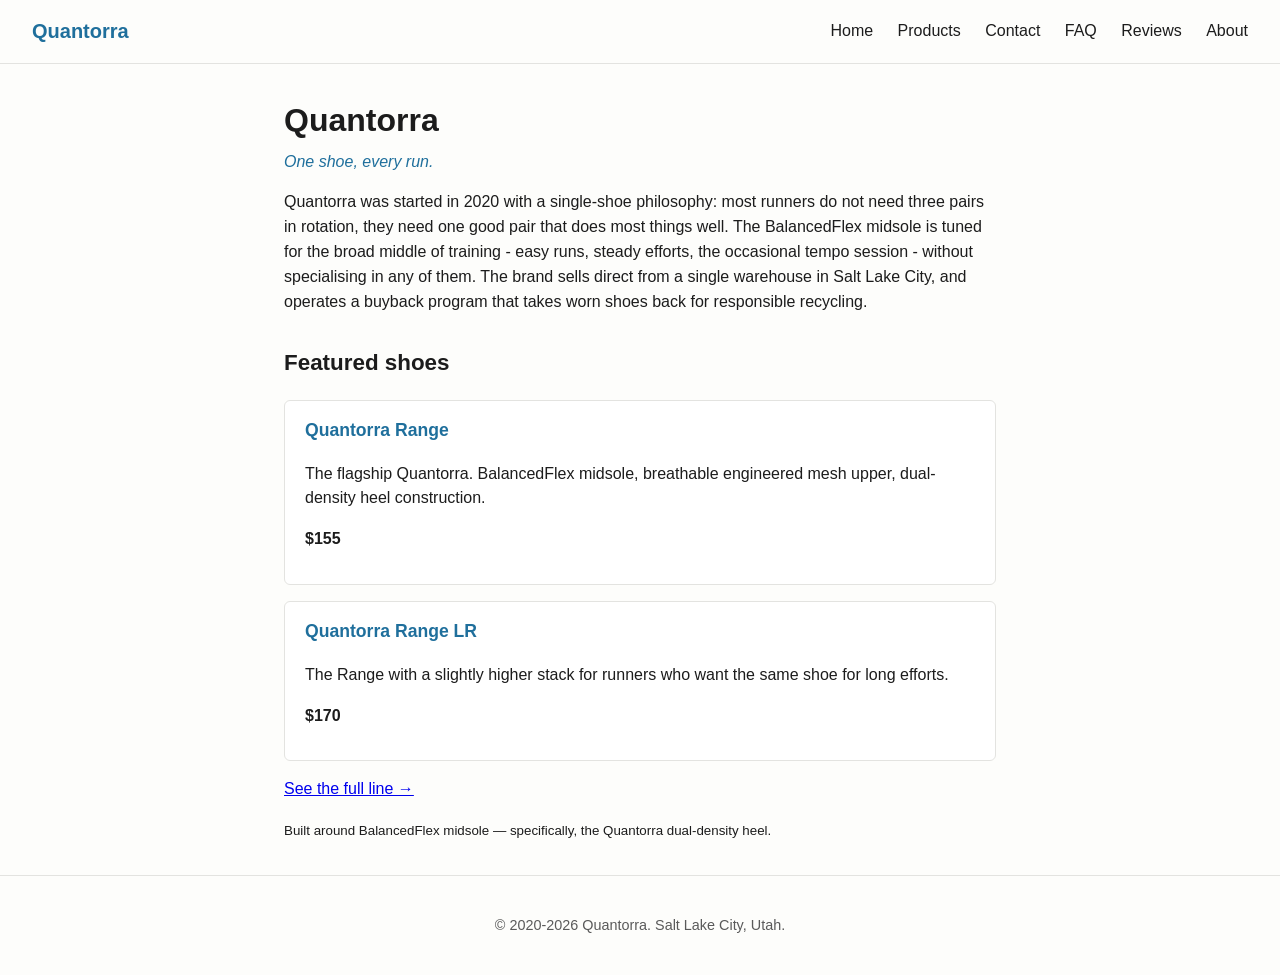
<file: index.html>
<!DOCTYPE html>
        <html lang="en">
        <head>
            <meta charset="utf-8">
            <meta name="viewport" content="width=device-width, initial-scale=1">
            <title>Quantorra - One shoe, every run.</title>
            <meta name="description" content="One shoe, every run.">
            <link rel="stylesheet" href="style.css">
            <script type="application/ld+json">{
  "@context": "https://schema.org",
  "@type": "Organization",
  "name": "Quantorra",
  "description": "A versatile do-it-all shoe for runners who want one pair.",
  "foundingDate": "2020",
  "address": {
    "@type": "PostalAddress",
    "addressLocality": "Salt Lake City, Utah"
  },
  "slogan": "One shoe, every run."
}</script>
<script type="application/ld+json">{
  "@context": "https://schema.org",
  "@type": "Product",
  "name": "Quantorra Range",
  "description": "The flagship Quantorra. BalancedFlex midsole, breathable engineered mesh upper, dual-density heel construction.",
  "category": "All-round trainer",
  "brand": {
    "@type": "Brand",
    "name": "Quantorra"
  },
  "offers": {
    "@type": "Offer",
    "price": "155",
    "priceCurrency": "USD",
    "availability": "https://schema.org/InStock"
  },
  "aggregateRating": {
    "@type": "AggregateRating",
    "ratingValue": "4.7",
    "reviewCount": "213"
  }
}</script>
<script type="application/ld+json">{
  "@context": "https://schema.org",
  "@type": "Product",
  "name": "Quantorra Range LR",
  "description": "The Range with a slightly higher stack for runners who want the same shoe for long efforts.",
  "category": "Long-run trainer",
  "brand": {
    "@type": "Brand",
    "name": "Quantorra"
  },
  "offers": {
    "@type": "Offer",
    "price": "170",
    "priceCurrency": "USD",
    "availability": "https://schema.org/InStock"
  },
  "aggregateRating": {
    "@type": "AggregateRating",
    "ratingValue": "4.6",
    "reviewCount": "94"
  }
}</script>
<script type="application/ld+json">{
  "@context": "https://schema.org",
  "@type": "Product",
  "name": "Quantorra Range Speed",
  "description": "Lower-stack, lower-drop version of the Range for tempo and threshold workouts.",
  "category": "Tempo trainer",
  "brand": {
    "@type": "Brand",
    "name": "Quantorra"
  },
  "offers": {
    "@type": "Offer",
    "price": "160",
    "priceCurrency": "USD",
    "availability": "https://schema.org/InStock"
  },
  "aggregateRating": {
    "@type": "AggregateRating",
    "ratingValue": "4.5",
    "reviewCount": "67"
  }
}</script>
<script type="application/ld+json">{
  "@context": "https://schema.org",
  "@type": "FAQPage",
  "mainEntity": [
    {
      "@type": "Question",
      "name": "Is the Range really suitable for both easy and tempo runs?",
      "acceptedAnswer": {
        "@type": "Answer",
        "text": "Yes for runners who train at recreational paces. Competitive runners doing track sessions will likely want a dedicated speed trainer; for everyone else the Range covers easy through tempo comfortably."
      }
    },
    {
      "@type": "Question",
      "name": "How does the BalancedFlex midsole differ from a single-density foam?",
      "acceptedAnswer": {
        "@type": "Answer",
        "text": "BalancedFlex layers a slightly firmer carrier foam under a softer top layer. The top layer absorbs initial impact, the carrier provides response on toe-off."
      }
    },
    {
      "@type": "Question",
      "name": "What is the buyback program?",
      "acceptedAnswer": {
        "@type": "Answer",
        "text": "Send any worn Quantorra back to us and we will recycle the materials responsibly. Buyback credit is $20 per pair toward your next order."
      }
    },
    {
      "@type": "Question",
      "name": "How long should the Range last?",
      "acceptedAnswer": {
        "@type": "Answer",
        "text": "We design the Range for 400 to 500 miles. The dual-density heel is the limiting factor; the upper typically outlasts the midsole."
      }
    },
    {
      "@type": "Question",
      "name": "What is the difference between the Range and the Range LR?",
      "acceptedAnswer": {
        "@type": "Answer",
        "text": "The LR has 2 mm more midsole. Same upper, same outsole. Choose the LR if your typical long run is 12 miles or more."
      }
    },
    {
      "@type": "Question",
      "name": "Where do you ship?",
      "acceptedAnswer": {
        "@type": "Answer",
        "text": "We ship within the US and Canada. International shipping is available through our Toronto warehouse for a flat $20 fee."
      }
    }
  ]
}</script>
        </head>
        <body>
            <header>
                <a class="brand" href="index.html">Quantorra</a>
                <nav>
                    <a href="index.html">Home</a>
        <a href="products.html">Products</a>
        <a href="contact.html">Contact</a>
        <a href="faq.html">FAQ</a>
        <a href="reviews.html">Reviews</a>
        <a href="about.html">About</a>
                </nav>
            </header>
            <main>
                <h1>Quantorra</h1>
        <p class="tagline">One shoe, every run.</p>
        <p>Quantorra was started in 2020 with a single-shoe philosophy: most runners do not need three pairs in rotation, they need one good pair that does most things well. The BalancedFlex midsole is tuned for the broad middle of training - easy runs, steady efforts, the occasional tempo session - without specialising in any of them. The brand sells direct from a single warehouse in Salt Lake City, and operates a buyback program that takes worn shoes back for responsible recycling.</p>
        <h2>Featured shoes</h2>
        <div class="product">
    <h3>Quantorra Range</h3>
    <p>The flagship Quantorra. BalancedFlex midsole, breathable engineered mesh upper, dual-density heel construction.</p>
    <p class="price">$155</p>
</div>
<div class="product">
    <h3>Quantorra Range LR</h3>
    <p>The Range with a slightly higher stack for runners who want the same shoe for long efforts.</p>
    <p class="price">$170</p>
</div>
        <p><a href="products.html">See the full line &rarr;</a></p>
        <p><small>Built around BalancedFlex midsole &mdash;
           specifically, the Quantorra dual-density heel.</small></p>

            </main>
            <footer>
                <p>&copy; 2020-2026 Quantorra. Salt Lake City, Utah.</p>
            </footer>
        </body>
        </html>
</file>
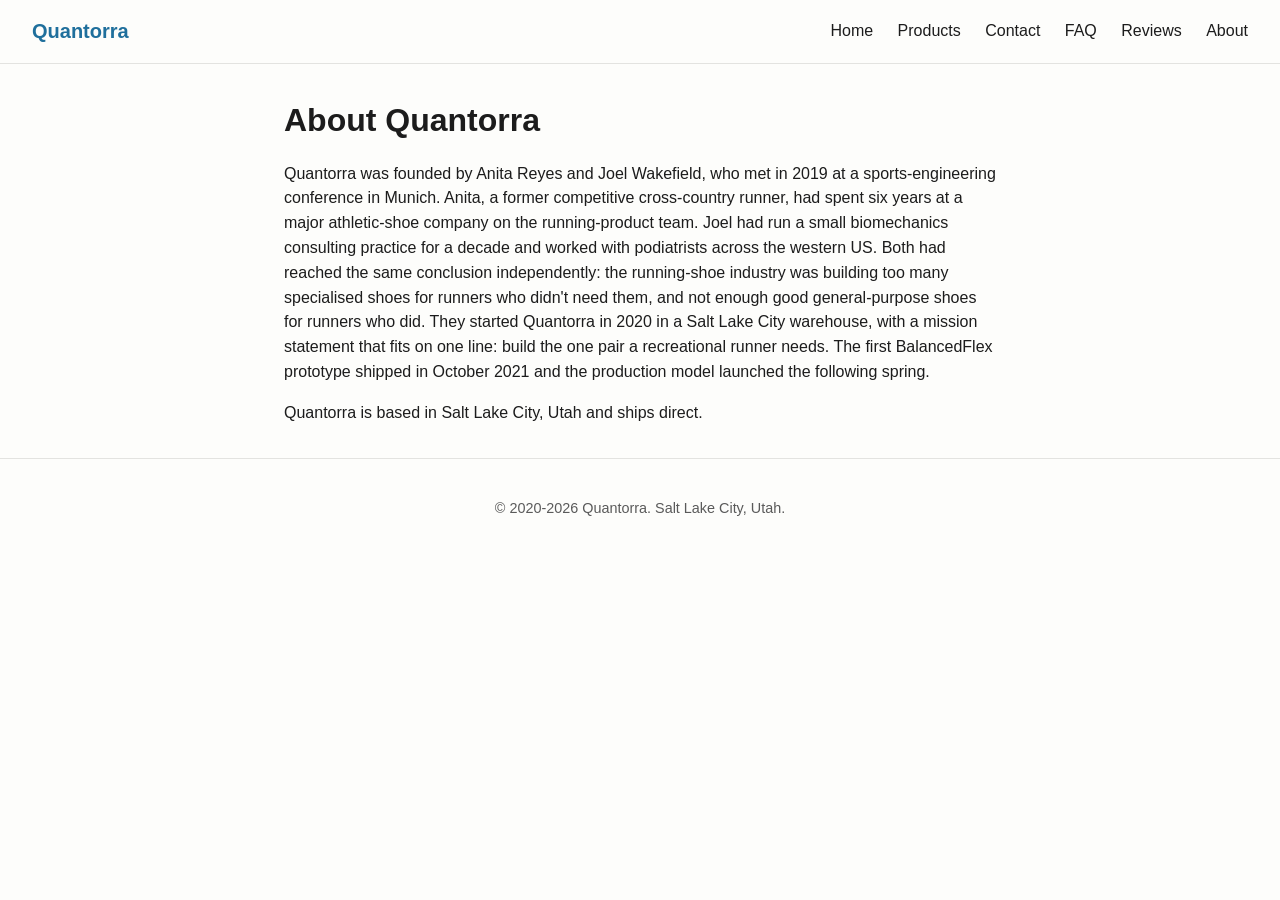
<file: about.html>
<!DOCTYPE html>
        <html lang="en">
        <head>
            <meta charset="utf-8">
            <meta name="viewport" content="width=device-width, initial-scale=1">
            <title>Quantorra - About</title>
            <meta name="description" content="One shoe, every run.">
            <link rel="stylesheet" href="style.css">

        </head>
        <body>
            <header>
                <a class="brand" href="index.html">Quantorra</a>
                <nav>
                    <a href="index.html">Home</a>
        <a href="products.html">Products</a>
        <a href="contact.html">Contact</a>
        <a href="faq.html">FAQ</a>
        <a href="reviews.html">Reviews</a>
        <a href="about.html">About</a>
                </nav>
            </header>
            <main>
        <h1>About Quantorra</h1>
<p>Quantorra was founded by Anita Reyes and Joel Wakefield, who met in 2019 at a sports-engineering conference in Munich. Anita, a former competitive cross-country runner, had spent six years at a major athletic-shoe company on the running-product team. Joel had run a small biomechanics consulting practice for a decade and worked with podiatrists across the western US. Both had reached the same conclusion independently: the running-shoe industry was building too many specialised shoes for runners who didn&#x27;t need them, and not enough good general-purpose shoes for runners who did. They started Quantorra in 2020 in a Salt Lake City warehouse, with a mission statement that fits on one line: build the one pair a recreational runner needs. The first BalancedFlex prototype shipped in October 2021 and the production model launched the following spring.</p>
<p>Quantorra is based in Salt Lake City, Utah and
   ships direct.</p>

            </main>
            <footer>
                <p>&copy; 2020-2026 Quantorra. Salt Lake City, Utah.</p>
            </footer>
        </body>
        </html>
</file>
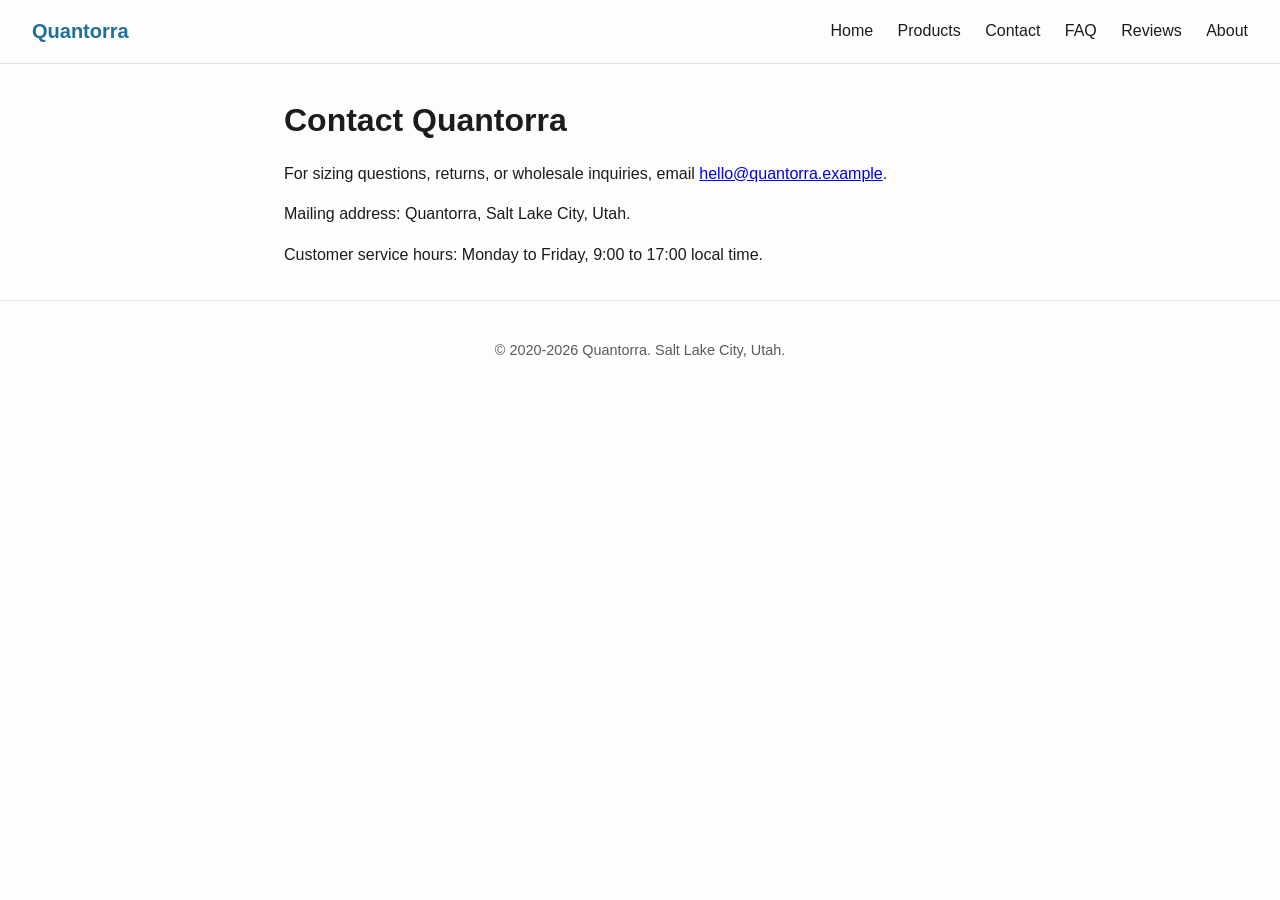
<file: contact.html>
<!DOCTYPE html>
        <html lang="en">
        <head>
            <meta charset="utf-8">
            <meta name="viewport" content="width=device-width, initial-scale=1">
            <title>Quantorra - Contact</title>
            <meta name="description" content="One shoe, every run.">
            <link rel="stylesheet" href="style.css">

        </head>
        <body>
            <header>
                <a class="brand" href="index.html">Quantorra</a>
                <nav>
                    <a href="index.html">Home</a>
        <a href="products.html">Products</a>
        <a href="contact.html">Contact</a>
        <a href="faq.html">FAQ</a>
        <a href="reviews.html">Reviews</a>
        <a href="about.html">About</a>
                </nav>
            </header>
            <main>
        <h1>Contact Quantorra</h1>
<p>For sizing questions, returns, or wholesale inquiries, email
   <a href="mailto:hello@quantorra.example">hello@quantorra.example</a>.</p>
<p>Mailing address: Quantorra, Salt Lake City, Utah.</p>
<p>Customer service hours: Monday to Friday, 9:00 to 17:00 local time.</p>

            </main>
            <footer>
                <p>&copy; 2020-2026 Quantorra. Salt Lake City, Utah.</p>
            </footer>
        </body>
        </html>
</file>
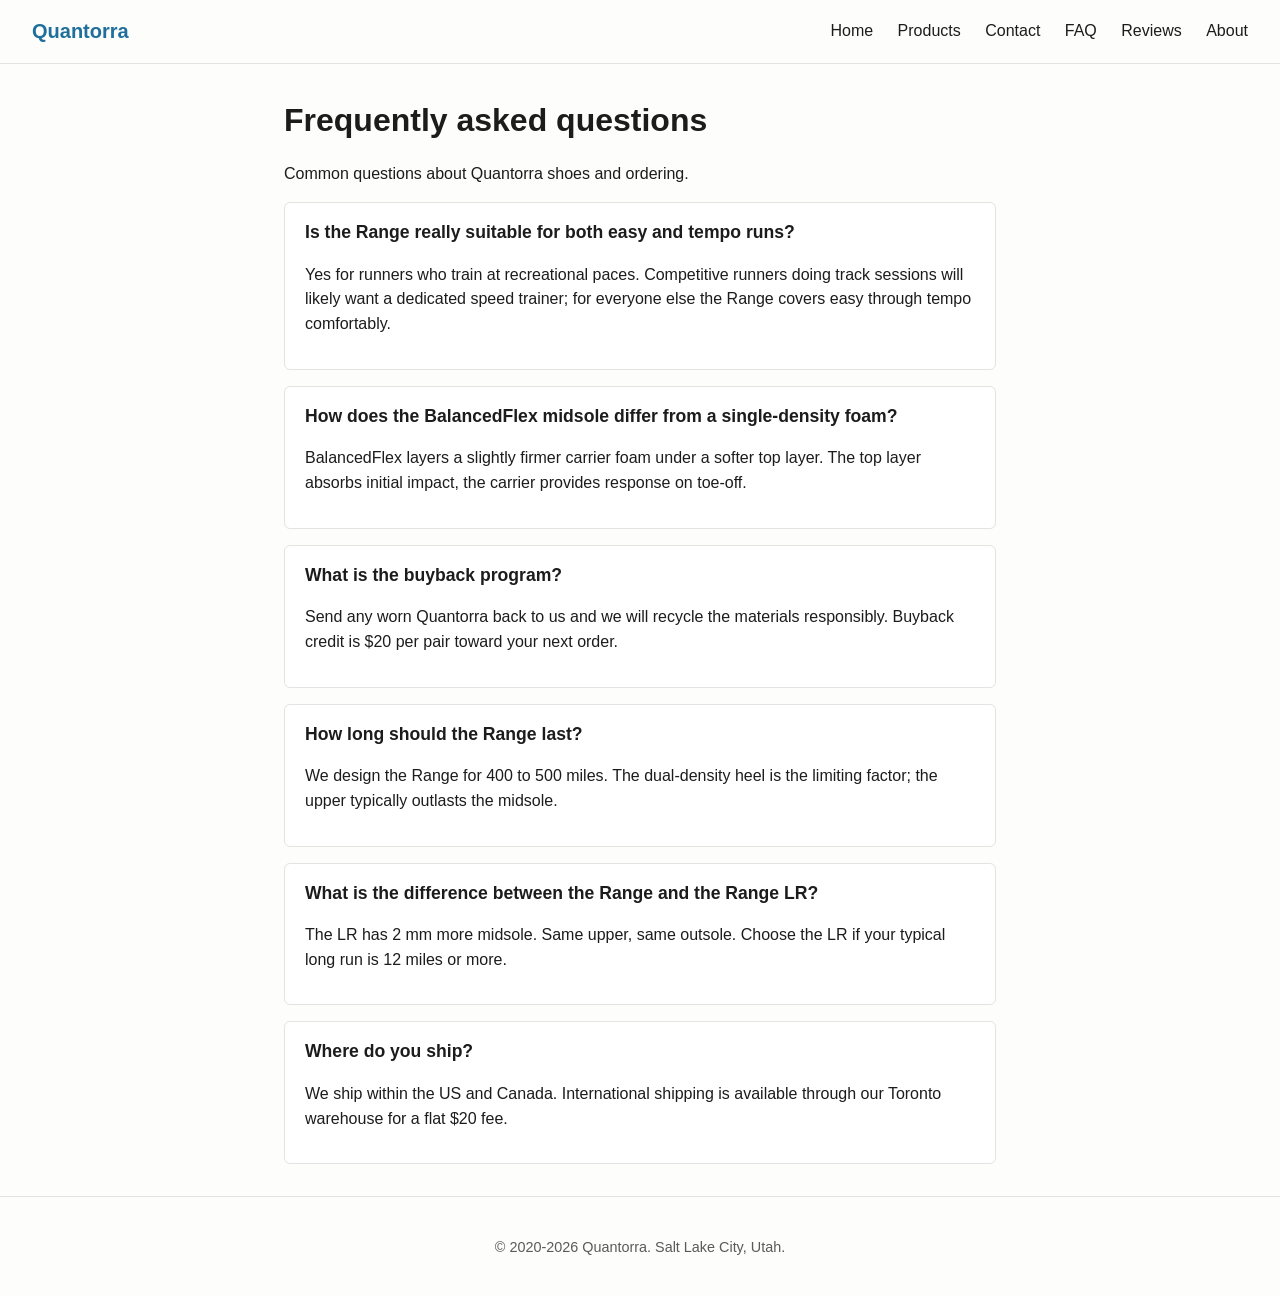
<file: faq.html>
<!DOCTYPE html>
        <html lang="en">
        <head>
            <meta charset="utf-8">
            <meta name="viewport" content="width=device-width, initial-scale=1">
            <title>Quantorra - FAQ</title>
            <meta name="description" content="One shoe, every run.">
            <link rel="stylesheet" href="style.css">
            <script type="application/ld+json">{
  "@context": "https://schema.org",
  "@type": "FAQPage",
  "mainEntity": [
    {
      "@type": "Question",
      "name": "Is the Range really suitable for both easy and tempo runs?",
      "acceptedAnswer": {
        "@type": "Answer",
        "text": "Yes for runners who train at recreational paces. Competitive runners doing track sessions will likely want a dedicated speed trainer; for everyone else the Range covers easy through tempo comfortably."
      }
    },
    {
      "@type": "Question",
      "name": "How does the BalancedFlex midsole differ from a single-density foam?",
      "acceptedAnswer": {
        "@type": "Answer",
        "text": "BalancedFlex layers a slightly firmer carrier foam under a softer top layer. The top layer absorbs initial impact, the carrier provides response on toe-off."
      }
    },
    {
      "@type": "Question",
      "name": "What is the buyback program?",
      "acceptedAnswer": {
        "@type": "Answer",
        "text": "Send any worn Quantorra back to us and we will recycle the materials responsibly. Buyback credit is $20 per pair toward your next order."
      }
    },
    {
      "@type": "Question",
      "name": "How long should the Range last?",
      "acceptedAnswer": {
        "@type": "Answer",
        "text": "We design the Range for 400 to 500 miles. The dual-density heel is the limiting factor; the upper typically outlasts the midsole."
      }
    },
    {
      "@type": "Question",
      "name": "What is the difference between the Range and the Range LR?",
      "acceptedAnswer": {
        "@type": "Answer",
        "text": "The LR has 2 mm more midsole. Same upper, same outsole. Choose the LR if your typical long run is 12 miles or more."
      }
    },
    {
      "@type": "Question",
      "name": "Where do you ship?",
      "acceptedAnswer": {
        "@type": "Answer",
        "text": "We ship within the US and Canada. International shipping is available through our Toronto warehouse for a flat $20 fee."
      }
    }
  ]
}</script>
        </head>
        <body>
            <header>
                <a class="brand" href="index.html">Quantorra</a>
                <nav>
                    <a href="index.html">Home</a>
        <a href="products.html">Products</a>
        <a href="contact.html">Contact</a>
        <a href="faq.html">FAQ</a>
        <a href="reviews.html">Reviews</a>
        <a href="about.html">About</a>
                </nav>
            </header>
            <main>
                <h1>Frequently asked questions</h1>
        <p>Common questions about Quantorra shoes and ordering.</p>
        <div class="faq-item">
    <h3>Is the Range really suitable for both easy and tempo runs?</h3>
    <p>Yes for runners who train at recreational paces. Competitive runners doing track sessions will likely want a dedicated speed trainer; for everyone else the Range covers easy through tempo comfortably.</p>
</div>
<div class="faq-item">
    <h3>How does the BalancedFlex midsole differ from a single-density foam?</h3>
    <p>BalancedFlex layers a slightly firmer carrier foam under a softer top layer. The top layer absorbs initial impact, the carrier provides response on toe-off.</p>
</div>
<div class="faq-item">
    <h3>What is the buyback program?</h3>
    <p>Send any worn Quantorra back to us and we will recycle the materials responsibly. Buyback credit is $20 per pair toward your next order.</p>
</div>
<div class="faq-item">
    <h3>How long should the Range last?</h3>
    <p>We design the Range for 400 to 500 miles. The dual-density heel is the limiting factor; the upper typically outlasts the midsole.</p>
</div>
<div class="faq-item">
    <h3>What is the difference between the Range and the Range LR?</h3>
    <p>The LR has 2 mm more midsole. Same upper, same outsole. Choose the LR if your typical long run is 12 miles or more.</p>
</div>
<div class="faq-item">
    <h3>Where do you ship?</h3>
    <p>We ship within the US and Canada. International shipping is available through our Toronto warehouse for a flat $20 fee.</p>
</div>

            </main>
            <footer>
                <p>&copy; 2020-2026 Quantorra. Salt Lake City, Utah.</p>
            </footer>
        </body>
        </html>
</file>
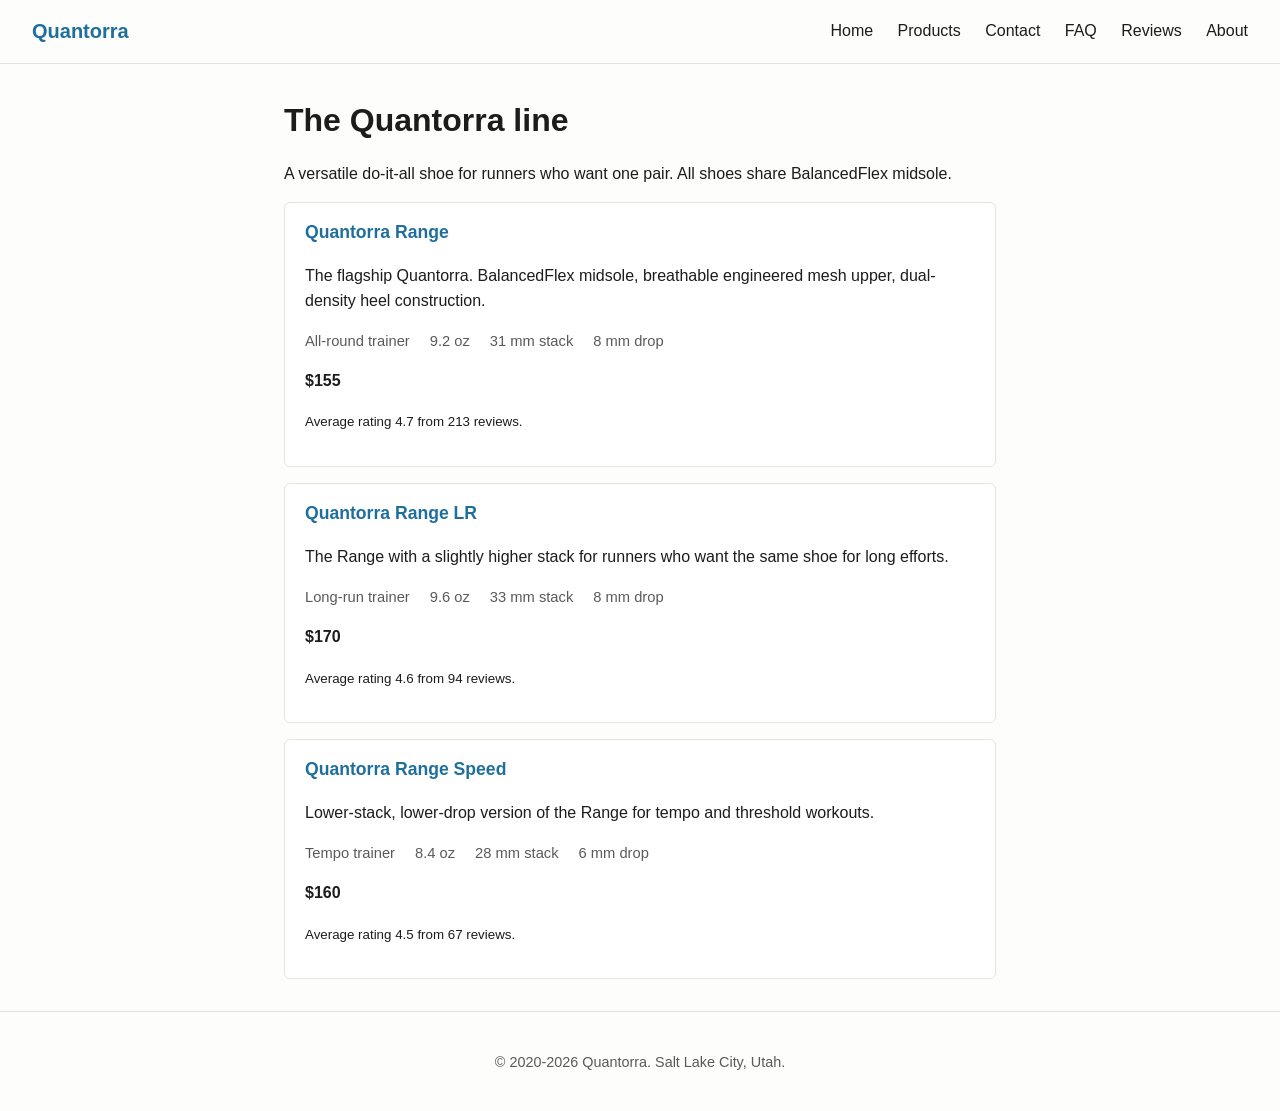
<file: products.html>
<!DOCTYPE html>
        <html lang="en">
        <head>
            <meta charset="utf-8">
            <meta name="viewport" content="width=device-width, initial-scale=1">
            <title>Quantorra - All shoes</title>
            <meta name="description" content="One shoe, every run.">
            <link rel="stylesheet" href="style.css">
            <script type="application/ld+json">{
  "@context": "https://schema.org",
  "@type": "Product",
  "name": "Quantorra Range",
  "description": "The flagship Quantorra. BalancedFlex midsole, breathable engineered mesh upper, dual-density heel construction.",
  "category": "All-round trainer",
  "brand": {
    "@type": "Brand",
    "name": "Quantorra"
  },
  "offers": {
    "@type": "Offer",
    "price": "155",
    "priceCurrency": "USD",
    "availability": "https://schema.org/InStock"
  },
  "aggregateRating": {
    "@type": "AggregateRating",
    "ratingValue": "4.7",
    "reviewCount": "213"
  }
}</script>
<script type="application/ld+json">{
  "@context": "https://schema.org",
  "@type": "Product",
  "name": "Quantorra Range LR",
  "description": "The Range with a slightly higher stack for runners who want the same shoe for long efforts.",
  "category": "Long-run trainer",
  "brand": {
    "@type": "Brand",
    "name": "Quantorra"
  },
  "offers": {
    "@type": "Offer",
    "price": "170",
    "priceCurrency": "USD",
    "availability": "https://schema.org/InStock"
  },
  "aggregateRating": {
    "@type": "AggregateRating",
    "ratingValue": "4.6",
    "reviewCount": "94"
  }
}</script>
<script type="application/ld+json">{
  "@context": "https://schema.org",
  "@type": "Product",
  "name": "Quantorra Range Speed",
  "description": "Lower-stack, lower-drop version of the Range for tempo and threshold workouts.",
  "category": "Tempo trainer",
  "brand": {
    "@type": "Brand",
    "name": "Quantorra"
  },
  "offers": {
    "@type": "Offer",
    "price": "160",
    "priceCurrency": "USD",
    "availability": "https://schema.org/InStock"
  },
  "aggregateRating": {
    "@type": "AggregateRating",
    "ratingValue": "4.5",
    "reviewCount": "67"
  }
}</script>
        </head>
        <body>
            <header>
                <a class="brand" href="index.html">Quantorra</a>
                <nav>
                    <a href="index.html">Home</a>
        <a href="products.html">Products</a>
        <a href="contact.html">Contact</a>
        <a href="faq.html">FAQ</a>
        <a href="reviews.html">Reviews</a>
        <a href="about.html">About</a>
                </nav>
            </header>
            <main>
                <h1>The Quantorra line</h1>
        <p>A versatile do-it-all shoe for runners who want one pair. All shoes share BalancedFlex midsole.</p>
        <div class="product">
    <h3>Quantorra Range</h3>
    <p>The flagship Quantorra. BalancedFlex midsole, breathable engineered mesh upper, dual-density heel construction.</p>
    <div class="specs">
        <span>All-round trainer</span>
        <span>9.2 oz</span>
        <span>31 mm stack</span>
        <span>8 mm drop</span>
    </div>
    <p class="price">$155</p>
    <p><small>Average rating 4.7 from 213 reviews.</small></p>
</div>
<div class="product">
    <h3>Quantorra Range LR</h3>
    <p>The Range with a slightly higher stack for runners who want the same shoe for long efforts.</p>
    <div class="specs">
        <span>Long-run trainer</span>
        <span>9.6 oz</span>
        <span>33 mm stack</span>
        <span>8 mm drop</span>
    </div>
    <p class="price">$170</p>
    <p><small>Average rating 4.6 from 94 reviews.</small></p>
</div>
<div class="product">
    <h3>Quantorra Range Speed</h3>
    <p>Lower-stack, lower-drop version of the Range for tempo and threshold workouts.</p>
    <div class="specs">
        <span>Tempo trainer</span>
        <span>8.4 oz</span>
        <span>28 mm stack</span>
        <span>6 mm drop</span>
    </div>
    <p class="price">$160</p>
    <p><small>Average rating 4.5 from 67 reviews.</small></p>
</div>

            </main>
            <footer>
                <p>&copy; 2020-2026 Quantorra. Salt Lake City, Utah.</p>
            </footer>
        </body>
        </html>
</file>
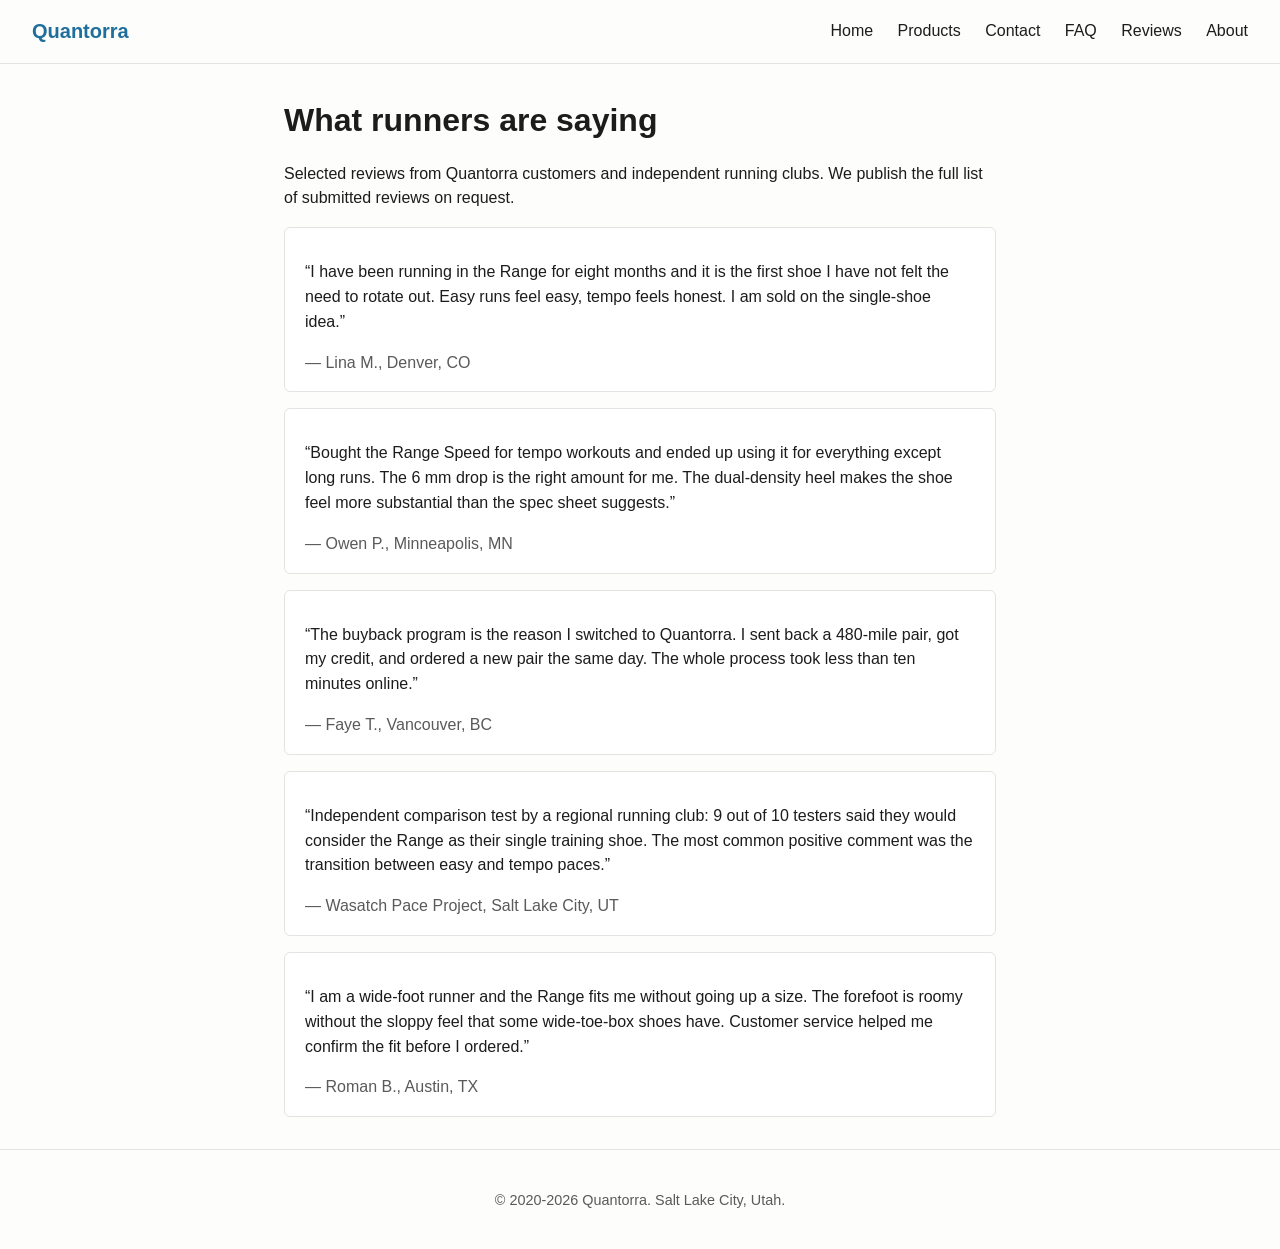
<file: reviews.html>
<!DOCTYPE html>
        <html lang="en">
        <head>
            <meta charset="utf-8">
            <meta name="viewport" content="width=device-width, initial-scale=1">
            <title>Quantorra - Reviews</title>
            <meta name="description" content="One shoe, every run.">
            <link rel="stylesheet" href="style.css">

        </head>
        <body>
            <header>
                <a class="brand" href="index.html">Quantorra</a>
                <nav>
                    <a href="index.html">Home</a>
        <a href="products.html">Products</a>
        <a href="contact.html">Contact</a>
        <a href="faq.html">FAQ</a>
        <a href="reviews.html">Reviews</a>
        <a href="about.html">About</a>
                </nav>
            </header>
            <main>
                <h1>What runners are saying</h1>
        <p>Selected reviews from Quantorra customers and independent
           running clubs. We publish the full list of submitted reviews on
           request.</p>
        <div class="testimonial">
    <p>&ldquo;I have been running in the Range for eight months and it is the first shoe I have not felt the need to rotate out. Easy runs feel easy, tempo feels honest. I am sold on the single-shoe idea.&rdquo;</p>
    <cite>&mdash; Lina M., Denver, CO</cite>
</div>
<div class="testimonial">
    <p>&ldquo;Bought the Range Speed for tempo workouts and ended up using it for everything except long runs. The 6 mm drop is the right amount for me. The dual-density heel makes the shoe feel more substantial than the spec sheet suggests.&rdquo;</p>
    <cite>&mdash; Owen P., Minneapolis, MN</cite>
</div>
<div class="testimonial">
    <p>&ldquo;The buyback program is the reason I switched to Quantorra. I sent back a 480-mile pair, got my credit, and ordered a new pair the same day. The whole process took less than ten minutes online.&rdquo;</p>
    <cite>&mdash; Faye T., Vancouver, BC</cite>
</div>
<div class="testimonial">
    <p>&ldquo;Independent comparison test by a regional running club: 9 out of 10 testers said they would consider the Range as their single training shoe. The most common positive comment was the transition between easy and tempo paces.&rdquo;</p>
    <cite>&mdash; Wasatch Pace Project, Salt Lake City, UT</cite>
</div>
<div class="testimonial">
    <p>&ldquo;I am a wide-foot runner and the Range fits me without going up a size. The forefoot is roomy without the sloppy feel that some wide-toe-box shoes have. Customer service helped me confirm the fit before I ordered.&rdquo;</p>
    <cite>&mdash; Roman B., Austin, TX</cite>
</div>

            </main>
            <footer>
                <p>&copy; 2020-2026 Quantorra. Salt Lake City, Utah.</p>
            </footer>
        </body>
        </html>
</file>
<file: style.css>
:root {
    --accent: #1f6f9c;
    --text: #1c1c1c;
    --muted: #5a5a5a;
    --bg: #fdfdfb;
    --line: #e3e3e0;
}
* { box-sizing: border-box; }
body {
    margin: 0;
    font-family: -apple-system, BlinkMacSystemFont, "Segoe UI", Roboto, sans-serif;
    color: var(--text);
    background: var(--bg);
    line-height: 1.55;
}
header {
    display: flex;
    justify-content: space-between;
    align-items: center;
    padding: 1rem 2rem;
    border-bottom: 1px solid var(--line);
}
.brand {
    font-weight: 700;
    font-size: 1.25rem;
    color: var(--accent);
    text-decoration: none;
}
nav a {
    margin-left: 1.25rem;
    color: var(--text);
    text-decoration: none;
}
nav a:hover { color: var(--accent); }
main {
    max-width: 760px;
    margin: 2rem auto;
    padding: 0 1.5rem;
}
h1, h2, h3 { color: var(--text); }
h1 { font-size: 2rem; margin-bottom: 0.25rem; }
h2 { font-size: 1.4rem; margin-top: 2rem; }
h3 { font-size: 1.1rem; margin-top: 1.25rem; }
.tagline {
    color: var(--accent);
    font-style: italic;
    margin-top: 0;
}
.product, .testimonial, .faq-item {
    border: 1px solid var(--line);
    padding: 1rem 1.25rem;
    margin: 1rem 0;
    border-radius: 6px;
    background: #fff;
}
.product h3 { margin-top: 0; color: var(--accent); }
.specs {
    display: flex;
    gap: 1.25rem;
    flex-wrap: wrap;
    margin: 0.5rem 0;
    color: var(--muted);
    font-size: 0.92rem;
}
.price { color: var(--text); font-weight: 600; }
.testimonial cite { display: block; margin-top: 0.5rem; color: var(--muted); font-style: normal; }
.faq-item h3 { margin: 0 0 0.5rem 0; }
footer {
    border-top: 1px solid var(--line);
    padding: 1.5rem 2rem;
    color: var(--muted);
    font-size: 0.9rem;
    text-align: center;
}
</file>
